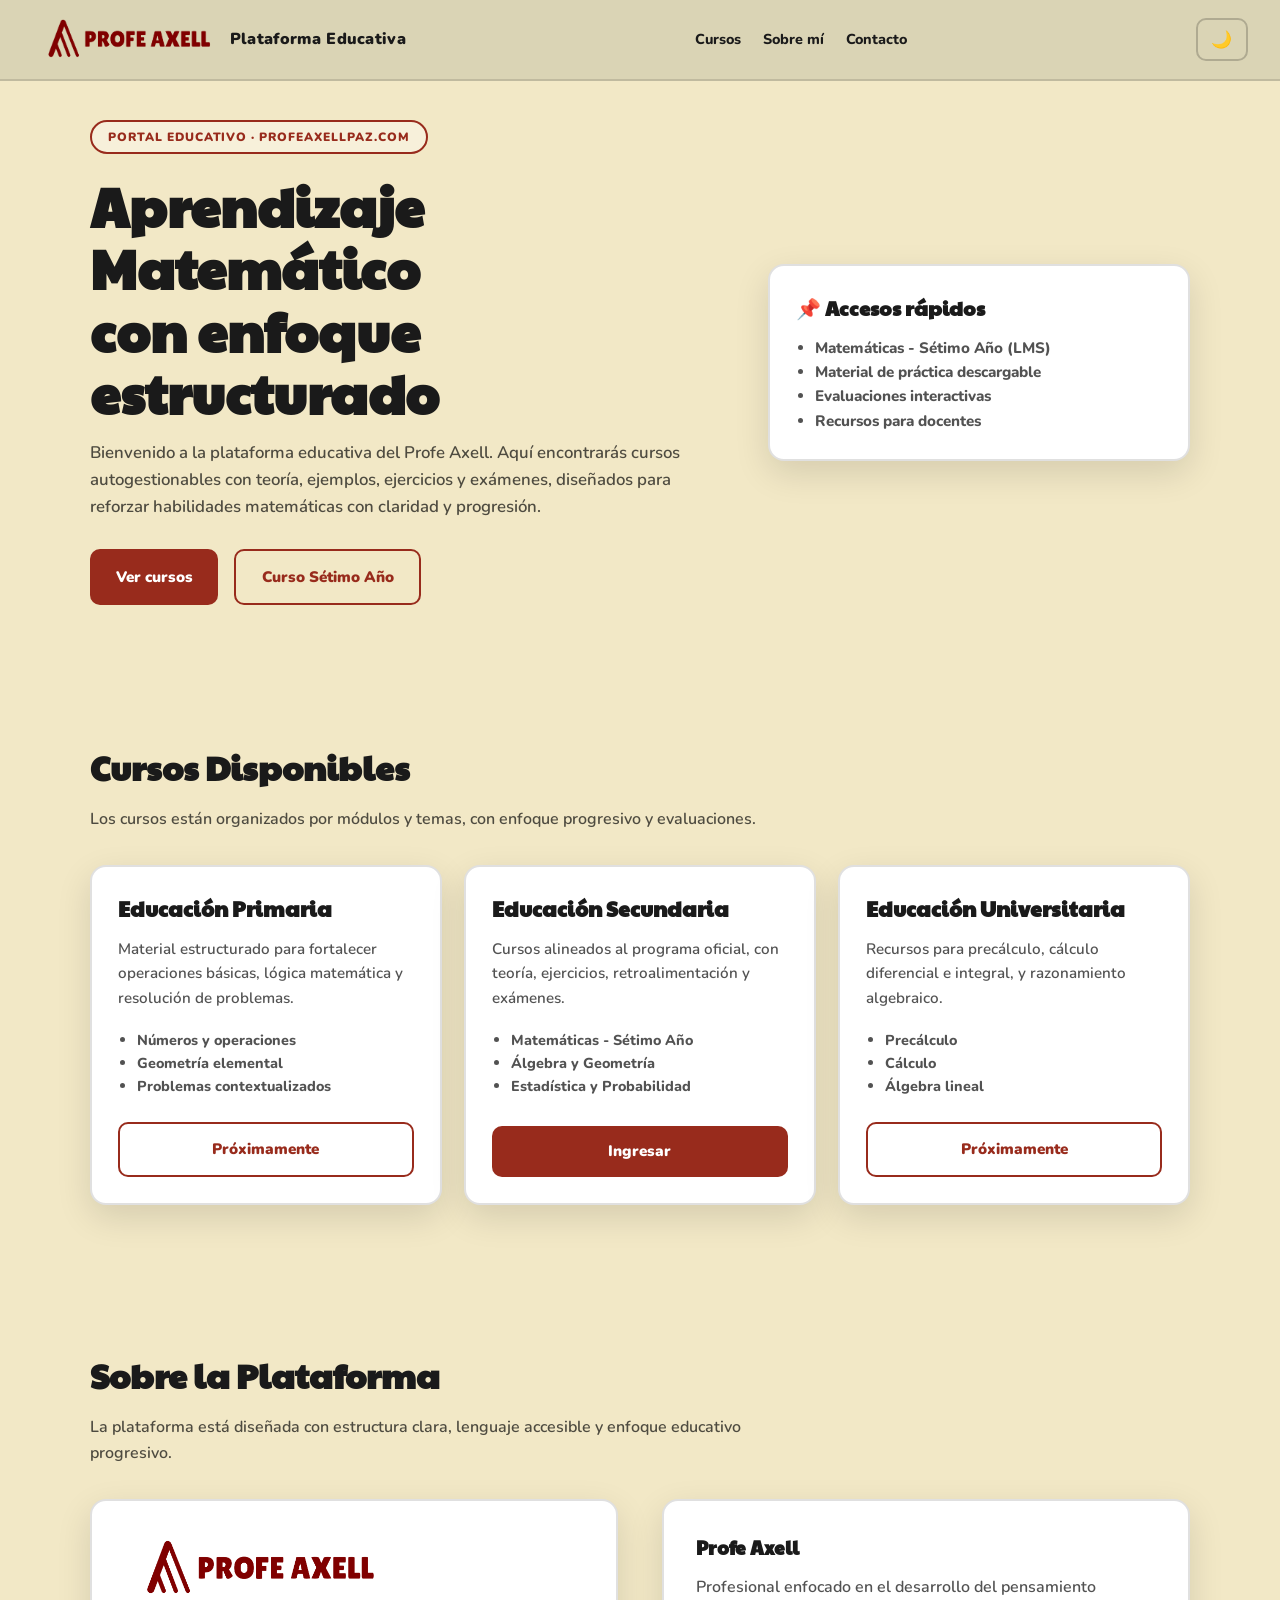
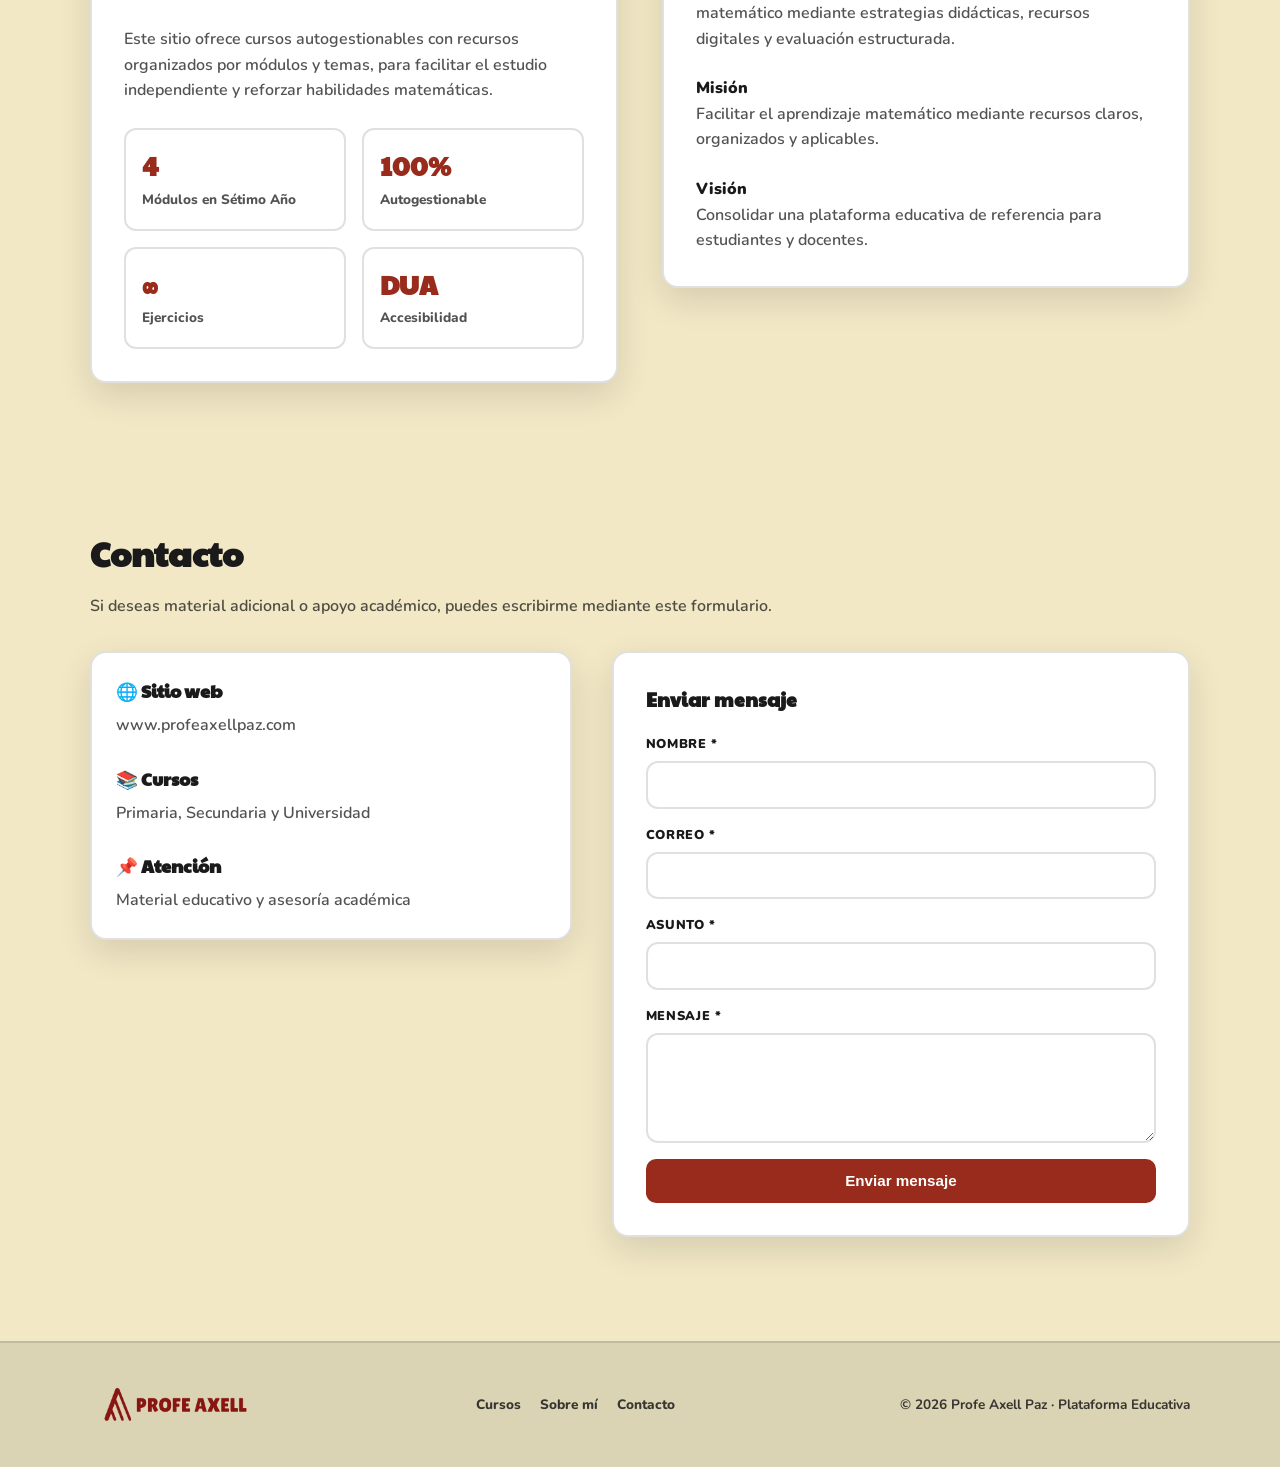
<file: index.html>
<!DOCTYPE html>
<html lang="es">
<head>
  <meta charset="UTF-8"/>
  <meta name="viewport" content="width=device-width, initial-scale=1.0"/>
  <title>Profe Axell Paz | Plataforma Educativa</title>

  <link href="https://fonts.googleapis.com/css2?family=Nunito:wght@400;600;700;800;900&family=Paytone+One&display=swap" rel="stylesheet"/>

  <style>
    /* ==============================
       SISTEMA DE COLORES (CLARO/OSCURO)
    ============================== */
    :root{
      /* CLARO (DEFAULT) */
      --nav-bg: #DAD4B5;
      --page-bg: #F2E8C6;

      --btn-bg: #982B1C;
      --btn-text: #ffffff;

      --card-bg: #ffffff;
      --card-border: rgba(0,0,0,0.12);

      --text: #1a1a1a;
      --text-muted: rgba(0,0,0,0.68);

      --link: #982B1C;

      --shadow: 0 12px 35px rgba(0,0,0,0.12);
    }

    body.dark-mode{
      /* OSCURO */
      --nav-bg: #1b1b1b;
      --page-bg: #101010;

      /* BOTONES EN OSCURO */
      --btn-bg: #DAD4B5;
      --btn-text: #982B1C;

      --card-bg: #1c1c1c;
      --card-border: rgba(255,255,255,0.12);

      --text: #f2f2f2;
      --text-muted: rgba(255,255,255,0.70);

      --link: #ffb3a8;

      --shadow: 0 14px 40px rgba(0,0,0,0.40);
    }

    /* ==============================
       BASE
    ============================== */
    *{ box-sizing:border-box; margin:0; padding:0; }
    html{ scroll-behavior:smooth; }

    body{
      font-family:'Nunito', sans-serif;
      background:var(--page-bg);
      color:var(--text);
      line-height:1.6;
    }

    a{ color:var(--link); }

    /* ==============================
       NAV
    ============================== */
    nav{
      position:fixed;
      top:0;
      left:0;
      right:0;
      z-index:200;
      background:var(--nav-bg);
      padding:0.9rem 2rem;
      display:flex;
      align-items:center;
      justify-content:space-between;
      border-bottom:2px solid var(--card-border);
    }

    .nav-left{
      display:flex;
      align-items:center;
      gap:0.9rem;
    }

    .nav-logo img{
      height:50px;
      display:block;
    }

    .nav-title{
      font-weight:900;
      font-size:1rem;
      color:var(--text);
      letter-spacing:0.02em;
    }

    .nav-links{
      list-style:none;
      display:flex;
      gap:1.4rem;
      align-items:center;
    }

    .nav-links a{
      text-decoration:none;
      font-weight:800;
      font-size:0.9rem;
      color:var(--text);
      transition:0.2s;
    }

    .nav-links a:hover{
      text-decoration:underline;
    }

    /* ==============================
       BOTONES
    ============================== */
    .btn{
      padding:0.85rem 1.6rem;
      font-weight:900;
      border-radius:10px;
      text-decoration:none;
      display:inline-flex;
      align-items:center;
      justify-content:center;
      border:none;
      cursor:pointer;
      transition:0.2s;
      font-size:0.95rem;
    }

    .btn-primary{
      background:var(--btn-bg);
      color:var(--btn-text);
    }

    .btn-primary:hover{
      opacity:0.9;
      transform:translateY(-2px);
    }

    .btn-outline{
      background:transparent;
      border:2px solid var(--btn-bg);
      color:var(--btn-bg);
    }

    .btn-outline:hover{
      background:var(--btn-bg);
      color:var(--btn-text);
    }

    /* BOTON MODO OSCURO */
    .theme-btn{
      border:2px solid rgba(0,0,0,0.2);
      background:transparent;
      color:var(--text);
      font-size:1.05rem;
      font-weight:900;
      cursor:pointer;
      border-radius:10px;
      padding:0.55rem 0.85rem;
      transition:0.2s;
    }

    body.dark-mode .theme-btn{
      border:2px solid rgba(255,255,255,0.2);
    }

    .theme-btn:hover{
      background:rgba(0,0,0,0.06);
    }

    body.dark-mode .theme-btn:hover{
      background:rgba(255,255,255,0.08);
    }

    /* ==============================
       HERO
    ============================== */
    header.hero{
      padding:7.5rem 2rem 4rem;
    }

    .hero-inner{
      max-width:1100px;
      margin:0 auto;
      display:grid;
      grid-template-columns:1.2fr 0.8fr;
      gap:2.8rem;
      align-items:center;
    }

    .hero-badge{
      display:inline-block;
      padding:0.35rem 1rem;
      font-weight:900;
      font-size:0.75rem;
      text-transform:uppercase;
      border-radius:999px;
      border:2px solid var(--btn-bg);
      color:var(--btn-bg);
      margin-bottom:1.2rem;
      letter-spacing:0.08em;
      background:rgba(255,255,255,0.35);
    }

    body.dark-mode .hero-badge{
      background:rgba(255,255,255,0.05);
    }

    .hero h1{
      font-family:'Paytone One', sans-serif;
      font-size:clamp(2.2rem, 4.5vw, 3.4rem);
      line-height:1.15;
      margin-bottom:1rem;
    }

    .hero p{
      font-size:1.05rem;
      font-weight:600;
      color:var(--text-muted);
      max-width:620px;
    }

    .hero-btns{
      margin-top:1.8rem;
      display:flex;
      gap:1rem;
      flex-wrap:wrap;
    }

    /* ==============================
       TARJETA HERO
    ============================== */
    .hero-card{
      background:var(--card-bg);
      border:2px solid var(--card-border);
      padding:1.6rem;
      box-shadow:var(--shadow);
      border-radius:16px;
    }

    .hero-card h3{
      font-family:'Paytone One', sans-serif;
      font-size:1.25rem;
      margin-bottom:0.75rem;
    }

    .hero-card ul{
      margin-top:0.6rem;
      padding-left:1.2rem;
      color:var(--text-muted);
      font-weight:800;
      font-size:0.95rem;
    }

    /* ==============================
       SECCIONES
    ============================== */
    section{
      padding:4.5rem 2rem;
    }

    .section-inner{
      max-width:1100px;
      margin:0 auto;
    }

    .section-title{
      font-family:'Paytone One', sans-serif;
      font-size:2.1rem;
      margin-bottom:0.8rem;
    }

    .section-desc{
      color:var(--text-muted);
      font-weight:600;
      max-width:720px;
      margin-bottom:2rem;
    }

    /* ==============================
       GRID CURSOS
    ============================== */
    .niveles-grid{
      display:grid;
      grid-template-columns:repeat(3, 1fr);
      gap:1.4rem;
    }

    .nivel-card{
      background:var(--card-bg);
      border:2px solid var(--card-border);
      padding:1.6rem;
      border-radius:16px;
      box-shadow:var(--shadow);
      transition:0.2s;
      display:flex;
      flex-direction:column;
      justify-content:space-between;
      min-height:340px;
    }

    .nivel-card:hover{
      transform:translateY(-5px);
    }

    .nivel-card h3{
      font-family:'Paytone One', sans-serif;
      font-size:1.3rem;
      margin-bottom:0.7rem;
    }

    .nivel-card p{
      color:var(--text-muted);
      font-weight:600;
      font-size:0.95rem;
      margin-bottom:1.2rem;
    }

    .nivel-card ul{
      padding-left:1.2rem;
      color:var(--text-muted);
      font-weight:800;
      font-size:0.9rem;
      margin-bottom:1.4rem;
    }

    /* ==============================
       SOBRE
    ============================== */
    .about-grid{
      display:grid;
      grid-template-columns:1fr 1fr;
      gap:2.8rem;
      align-items:start;
    }

    .about-card{
      background:var(--card-bg);
      border:2px solid var(--card-border);
      padding:2rem;
      border-radius:16px;
      box-shadow:var(--shadow);
    }

    .about-card img{
      height:70px;
      margin-bottom:1rem;
    }

    .about-card p{
      font-weight:600;
      color:var(--text-muted);
    }

    .about-stats{
      display:grid;
      grid-template-columns:1fr 1fr;
      gap:1rem;
      margin-top:1.5rem;
    }

    .stat{
      border:2px solid var(--card-border);
      padding:1rem;
      background:rgba(255,255,255,0.45);
      border-radius:12px;
    }

    body.dark-mode .stat{
      background:rgba(255,255,255,0.05);
    }

    .stat strong{
      display:block;
      font-size:1.6rem;
      font-family:'Paytone One', sans-serif;
      color:var(--btn-bg);
    }

    .stat span{
      font-size:0.85rem;
      font-weight:800;
      color:var(--text-muted);
    }

    /* ==============================
       CONTACTO
    ============================== */
    .contact-grid{
      display:grid;
      grid-template-columns:1fr 1.2fr;
      gap:2.5rem;
      align-items:start;
    }

    .contact-box{
      border:2px solid var(--card-border);
      padding:1.5rem;
      background:var(--card-bg);
      box-shadow:var(--shadow);
      border-radius:16px;
    }

    .contact-box h4{
      font-family:'Paytone One', sans-serif;
      margin-bottom:0.5rem;
      font-size:1.1rem;
    }

    .contact-box p{
      font-weight:600;
      color:var(--text-muted);
    }

    .contact-form{
      border:2px solid var(--card-border);
      padding:2rem;
      background:var(--card-bg);
      box-shadow:var(--shadow);
      border-radius:16px;
    }

    .form-group{
      display:flex;
      flex-direction:column;
      gap:0.4rem;
      margin-bottom:1rem;
    }

    label{
      font-weight:900;
      font-size:0.8rem;
      color:var(--text);
      text-transform:uppercase;
      letter-spacing:0.05em;
    }

    input, select, textarea{
      border:2px solid var(--card-border);
      padding:0.8rem 1rem;
      border-radius:12px;
      font-family:'Nunito', sans-serif;
      font-weight:700;
      outline:none;
      background:rgba(255,255,255,0.6);
      color:var(--text);
    }

    body.dark-mode input,
    body.dark-mode select,
    body.dark-mode textarea{
      background:rgba(255,255,255,0.05);
    }

    input:focus, select:focus, textarea:focus{
      border-color:var(--btn-bg);
    }

    textarea{
      resize:vertical;
      min-height:110px;
    }

    /* ==============================
       FOOTER
    ============================== */
    footer{
      background:var(--nav-bg);
      color:var(--text);
      padding:2.5rem 2rem;
      margin-top:2rem;
      border-top:2px solid var(--card-border);
    }

    .footer-inner{
      max-width:1100px;
      margin:0 auto;
      display:flex;
      justify-content:space-between;
      align-items:center;
      flex-wrap:wrap;
      gap:1.2rem;
    }

    .footer-links{
      list-style:none;
      display:flex;
      gap:1.2rem;
    }

    .footer-links a{
      color:var(--text);
      text-decoration:none;
      font-weight:800;
      font-size:0.85rem;
      opacity:0.85;
    }

    .footer-links a:hover{
      opacity:1;
      text-decoration:underline;
    }

    .footer-copy{
      font-size:0.85rem;
      font-weight:700;
      opacity:0.85;
    }

    /* ==============================
       RESPONSIVE
    ============================== */
    @media(max-width:900px){
      nav{
        padding:0.9rem 1.2rem;
      }
      .nav-links{
        display:none;
      }
      .hero-inner{
        grid-template-columns:1fr;
      }
      .niveles-grid{
        grid-template-columns:1fr;
      }
      .about-grid{
        grid-template-columns:1fr;
      }
      .contact-grid{
        grid-template-columns:1fr;
      }
    }
  </style>
</head>

<body>

  <!-- NAV -->
  <nav>
    <div class="nav-left">
      <a class="nav-logo" href="#">
        <img id="siteLogo" src="logo-color.png" alt="Profe Axell"/>
      </a>
      <div class="nav-title">Plataforma Educativa</div>
    </div>

    <ul class="nav-links">
      <li><a href="#niveles">Cursos</a></li>
      <li><a href="#sobre">Sobre mí</a></li>
      <li><a href="#contacto">Contacto</a></li>
    </ul>

    <button id="darkModeBtn" class="theme-btn" aria-label="Cambiar modo">
      🌙
    </button>
  </nav>

  <!-- HERO -->
  <header class="hero">
    <div class="hero-inner">

      <div>
        <div class="hero-badge">Portal Educativo · profeaxellpaz.com</div>
        <h1>Aprendizaje Matemático<br/>con enfoque estructurado</h1>
        <p>
          Bienvenido a la plataforma educativa del Profe Axell.
          Aquí encontrarás cursos autogestionables con teoría, ejemplos, ejercicios y exámenes,
          diseñados para reforzar habilidades matemáticas con claridad y progresión.
        </p>

        <div class="hero-btns">
          <a href="#niveles" class="btn btn-primary">Ver cursos</a>
          <a href="cursos/Matematica-Setimo/" class="btn btn-outline">Curso Sétimo Año</a>
        </div>
      </div>

      <div class="hero-card">
        <h3>📌 Accesos rápidos</h3>
        <ul>
          <li>Matemáticas - Sétimo Año (LMS)</li>
          <li>Material de práctica descargable</li>
          <li>Evaluaciones interactivas</li>
          <li>Recursos para docentes</li>
        </ul>
      </div>

    </div>
  </header>

  <!-- CURSOS -->
  <section id="niveles">
    <div class="section-inner">
      <h2 class="section-title">Cursos Disponibles</h2>
      <p class="section-desc">
        Los cursos están organizados por módulos y temas, con enfoque progresivo y evaluaciones.
      </p>

      <div class="niveles-grid">

        <div class="nivel-card">
          <div>
            <h3>Educación Primaria</h3>
            <p>Material estructurado para fortalecer operaciones básicas, lógica matemática y resolución de problemas.</p>
            <ul>
              <li>Números y operaciones</li>
              <li>Geometría elemental</li>
              <li>Problemas contextualizados</li>
            </ul>
          </div>
          <a href="#" class="btn btn-outline">Próximamente</a>
        </div>

        <div class="nivel-card">
          <div>
            <h3>Educación Secundaria</h3>
            <p>Cursos alineados al programa oficial, con teoría, ejercicios, retroalimentación y exámenes.</p>
            <ul>
              <li>Matemáticas - Sétimo Año</li>
              <li>Álgebra y Geometría</li>
              <li>Estadística y Probabilidad</li>
            </ul>
          </div>
          <a href="cursos/Matematica-Setimo/" class="btn btn-primary">Ingresar</a>
        </div>

        <div class="nivel-card">
          <div>
            <h3>Educación Universitaria</h3>
            <p>Recursos para precálculo, cálculo diferencial e integral, y razonamiento algebraico.</p>
            <ul>
              <li>Precálculo</li>
              <li>Cálculo</li>
              <li>Álgebra lineal</li>
            </ul>
          </div>
          <a href="#" class="btn btn-outline">Próximamente</a>
        </div>

      </div>
    </div>
  </section>

  <!-- SOBRE -->
  <section id="sobre">
    <div class="section-inner">
      <h2 class="section-title">Sobre la Plataforma</h2>
      <p class="section-desc">
        La plataforma está diseñada con estructura clara, lenguaje accesible y enfoque educativo progresivo.
      </p>

      <div class="about-grid">

        <div class="about-card">
          <img src="logo-color.png" alt="Profe Axell"/>
          <p>
            Este sitio ofrece cursos autogestionables con recursos organizados por módulos y temas,
            para facilitar el estudio independiente y reforzar habilidades matemáticas.
          </p>

          <div class="about-stats">
            <div class="stat">
              <strong>4</strong>
              <span>Módulos en Sétimo Año</span>
            </div>
            <div class="stat">
              <strong>100%</strong>
              <span>Autogestionable</span>
            </div>
            <div class="stat">
              <strong>∞</strong>
              <span>Ejercicios</span>
            </div>
            <div class="stat">
              <strong>DUA</strong>
              <span>Accesibilidad</span>
            </div>
          </div>
        </div>

        <div class="about-card">
          <h3 style="font-family:'Paytone One',sans-serif; margin-bottom:0.8rem;">
            Profe Axell
          </h3>
          <p>
            Profesional enfocado en el desarrollo del pensamiento matemático mediante estrategias didácticas,
            recursos digitales y evaluación estructurada.
          </p>

          <h4 style="margin-top:1.5rem; font-weight:900;">Misión</h4>
          <p>
            Facilitar el aprendizaje matemático mediante recursos claros, organizados y aplicables.
          </p>

          <h4 style="margin-top:1.5rem; font-weight:900;">Visión</h4>
          <p>
            Consolidar una plataforma educativa de referencia para estudiantes y docentes.
          </p>
        </div>

      </div>
    </div>
  </section>

  <!-- CONTACTO -->
  <section id="contacto">
    <div class="section-inner">
      <h2 class="section-title">Contacto</h2>
      <p class="section-desc">
        Si deseas material adicional o apoyo académico, puedes escribirme mediante este formulario.
      </p>

      <div class="contact-grid">

        <div class="contact-box">
          <h4>🌐 Sitio web</h4>
          <p>www.profeaxellpaz.com</p>

          <br/>

          <h4>📚 Cursos</h4>
          <p>Primaria, Secundaria y Universidad</p>

          <br/>

          <h4>📌 Atención</h4>
          <p>Material educativo y asesoría académica</p>
        </div>

        <div class="contact-form">
          <h3 style="font-family:'Paytone One',sans-serif; margin-bottom:1.2rem;">
            Enviar mensaje
          </h3>

          <form>
            <div class="form-group">
              <label>Nombre *</label>
              <input type="text" required>
            </div>

            <div class="form-group">
              <label>Correo *</label>
              <input type="email" required>
            </div>

            <div class="form-group">
              <label>Asunto *</label>
              <input type="text" required>
            </div>

            <div class="form-group">
              <label>Mensaje *</label>
              <textarea required></textarea>
            </div>

            <button type="submit" class="btn btn-primary" style="width:100%;">
              Enviar mensaje
            </button>
          </form>
        </div>

      </div>
    </div>
  </section>

  <!-- FOOTER -->
  <footer>
    <div class="footer-inner">
      <img id="footerLogo" src="logo-color.png" alt="Profe Axell" style="height:44px; opacity:0.9;"/>
      <ul class="footer-links">
        <li><a href="#niveles">Cursos</a></li>
        <li><a href="#sobre">Sobre mí</a></li>
        <li><a href="#contacto">Contacto</a></li>
      </ul>
      <p class="footer-copy">© 2026 Profe Axell Paz · Plataforma Educativa</p>
    </div>
  </footer>

  <script>
  const darkBtn = document.getElementById("darkModeBtn");
  const siteLogo = document.getElementById("siteLogo");
  const footerLogo = document.getElementById("footerLogo");

  function enableDarkMode(){
    document.body.classList.add("dark-mode");
    localStorage.setItem("darkMode", "enabled");
    darkBtn.textContent = "☀️";

    if(siteLogo) siteLogo.src = "logo-white.png";
    if(footerLogo) footerLogo.src = "logo-white.png";
  }

  function disableDarkMode(){
    document.body.classList.remove("dark-mode");
    localStorage.setItem("darkMode", "disabled");
    darkBtn.textContent = "🌙";

    if(siteLogo) siteLogo.src = "logo-color.png";
    if(footerLogo) footerLogo.src = "logo-color.png";
  }

  if(localStorage.getItem("darkMode") === "enabled"){
    enableDarkMode();
  }

  darkBtn.addEventListener("click", () => {
    if(document.body.classList.contains("dark-mode")){
      disableDarkMode();
    } else {
      enableDarkMode();
    }
  });
</script>

</body>
</html>
</file>
